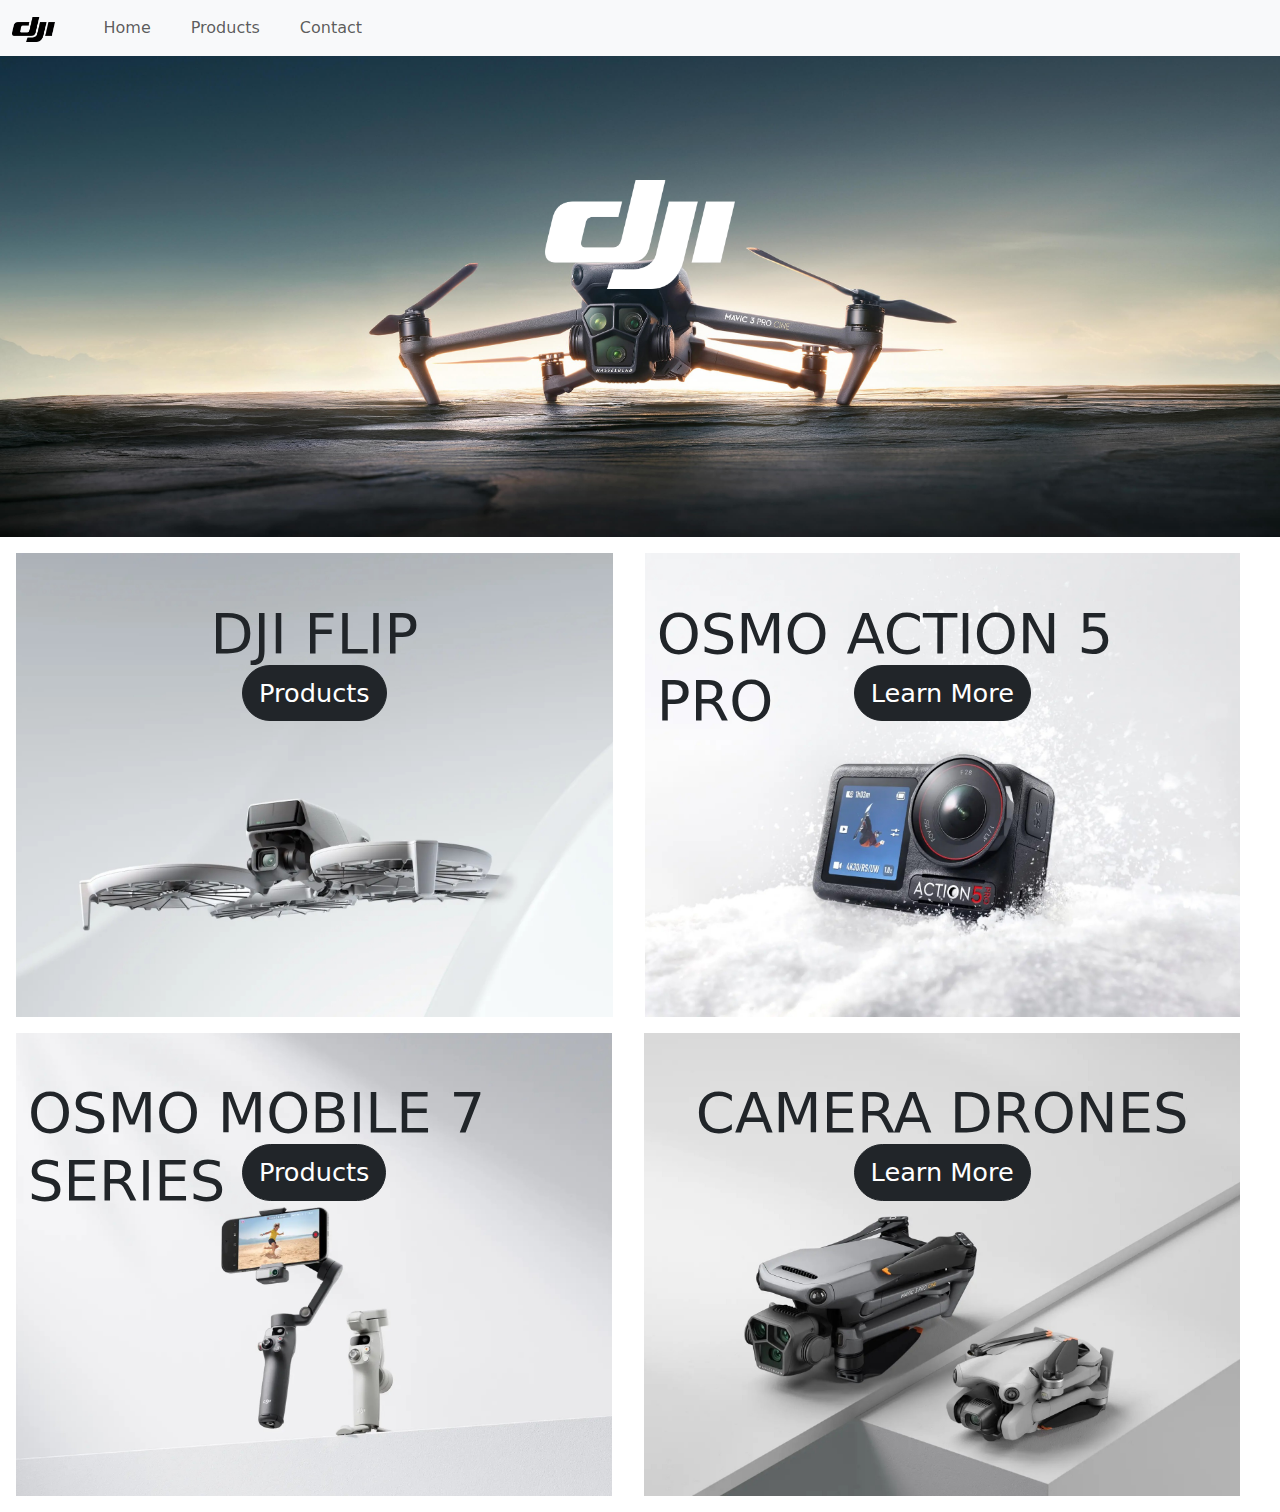
<file: index.html>
<!DOCTYPE html>
<html lang="en">
<head>
    <meta charset="UTF-8">
    <meta name="viewport" content="width=device-width, initial-scale=1.0">
    <title>DJI</title>

    <link href="index.css" rel="stylesheet">
    <link href="https://cdn.jsdelivr.net/npm/bootstrap@5.3.0/dist/css/bootstrap.min.css" rel="stylesheet">
    <link href="images/black_logo.png" rel="icon">

    <script src="functions.js"></script>
</head>
<body>

    <nav class="navbar navbar-expand-lg navbar-light bg-light fixed-top"> <!-- fixed-top = makes navbar sticky -->
        <div class="container-fluid"> <!-- Ensures navbar takes up whole width-->
            <a class="navbar-brand" href="index.html"><img src="images/black_logo.png" class="img-fluid nav-logo"></a> <!-- Logo of the company-->
            <button class="navbar-toggler" type="button" data-bs-toggle="collapse" data-bs-target="#navbarNav"> <!-- Adds a hamburger menu...#navbarNav = the id of the tag you are expanding/collapsing-->
                <span class="navbar-toggler-icon"></span>
            </button>
            <div class="collapse navbar-collapse" id="navbarNav"> <!-- Ensures the navbar collapses on small screens -->
                <ul class="navbar-nav"> <!-- Makes it part of the nav bar-->
                    <li class="nav-item ms-4"><a class="nav-link" href="index.html">Home</a></li>
                    <li class="nav-item ms-4"><a class="nav-link" href="products.html">Products</a></li>
                    <li class="nav-item ms-4"><a class="nav-link" href="form.html">Contact</a></li>
                </ul>
            </div>
        </div>
    </nav>
    
    <div class="row justify-content-center mb-3">
        
        <img src="images/Hero_img.jpg" alt="Drone Header" class="w-100 col-12">

        <img src="images/white_logo.png" alt="DJI_Logo" class="hero_text col-2 position-absolute">
        
    </div>

    <div class="row mb-3 w-100">
        <div class="d-flex justify-content-center w-100">
            <div class="flex-fill mx-3 position-relative">
                <img src="images/Flip_drone.jpg" alt="flip_drone" class="img-fluid w-100">
                <div class="d-flex container-fluid justify-content-center picture-text">
                    <h1 class="fw-medium display-4">DJI FLIP</h1>
                </div>
                <div class="d-flex container-fluid justify-content-center products-btn-container">
                    <a href="products.html" class="btn btn-dark btn-lg rounded-pill custom-size">Products</a>
                </div>
            </div>

            <div class="flex-fill mx-3 position-relative">
                <img src="images/camera.jpg" alt="flip_drone" class="img-fluid w-100">
                <div class="d-flex container-fluid justify-content-center picture-text">
                    <h1 class="fw-medium display-4">OSMO ACTION 5 PRO</h1>
                </div>
                <div class="d-flex container-fluid justify-content-center products-btn-container">
                    <a href="form.html" class="btn btn-dark btn-lg rounded-pill custom-size">Learn More</a>
                </div>
            </div>
        </div>
    </div>

    <div class="row mb-3 w-100">
        <div class="d-flex justify-content-center w-100">
            <div class="flex-fill mx-3 position-relative">
                <img src="images/phone_holder.jpg" alt="flip_drone" class="img-fluid w-100">
                <div class="d-flex container-fluid justify-content-center picture-text">
                    <h1 class="fw-medium display-4">OSMO MOBILE 7 SERIES</h1>
                </div>
                <div class="d-flex container-fluid justify-content-center products-btn-container">
                    <a href="products.html" class="btn btn-dark btn-lg rounded-pill custom-size">Products</a>
                </div>
            </div>

            <div class="flex-fill mx-3 position-relative">
                <img src="images/Camera_drone.jpg" alt="flip_drone" class="img-fluid w-100">
                <div class="d-flex container-fluid justify-content-center picture-text">
                    <h1 class="fw-medium display-4">CAMERA DRONES</h1>
                </div>
                <div class="d-flex container-fluid justify-content-center products-btn-container">
                    <a href="form.html" class="btn btn-dark btn-lg rounded-pill custom-size">Learn More</a>
                </div>
            </div>
        </div>
    </div>

    <script src="https://cdn.jsdelivr.net/npm/bootstrap@5.3.0/dist/js/bootstrap.bundle.min.js"></script>
</body>
</html>
</file>
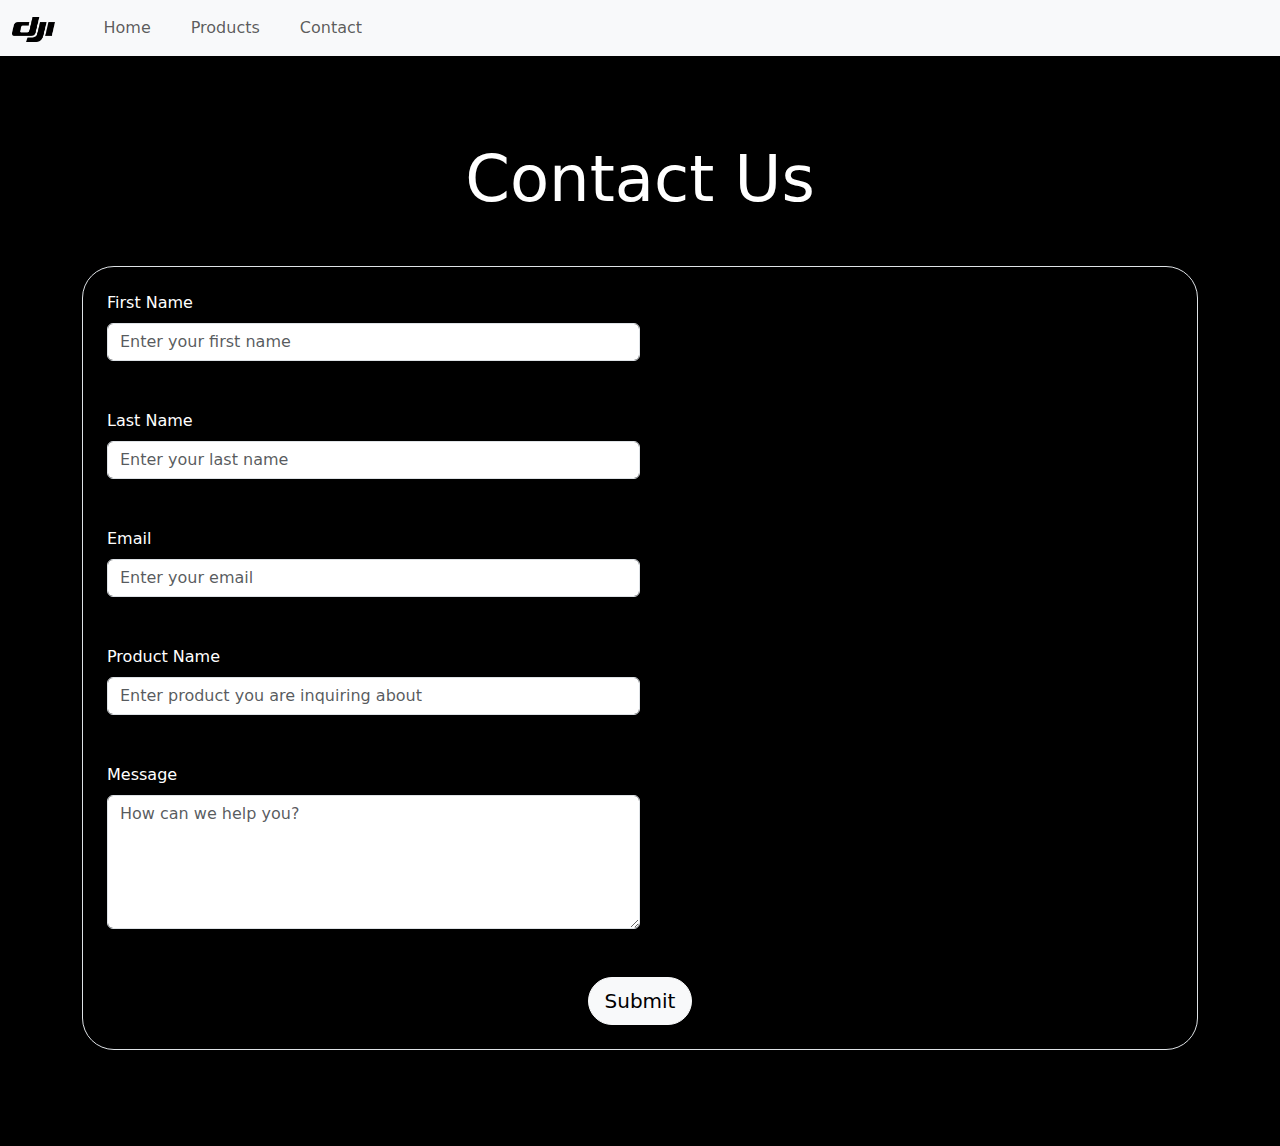
<file: form.html>
<!DOCTYPE html>
<html lang="en">
<head>
    <meta charset="UTF-8">
    <meta name="viewport" content="width=device-width, initial-scale=1.0">
    <title>Contact Us - DJI</title>

    <link href="form.css" rel="stylesheet">
    <link href="https://cdn.jsdelivr.net/npm/bootstrap@5.3.0/dist/css/bootstrap.min.css" rel="stylesheet">
    <link href="images/black_logo.png" rel="icon">
</head>
<body class="bg-black">

    <nav class="navbar navbar-expand-lg navbar-light bg-light fixed-top"> <!-- fixed-top = makes navbar sticky -->
        <div class="container-fluid"> <!-- Ensures navbar takes up whole width-->
            <a class="navbar-brand" href="#index.html"><img src="images/black_logo.png" class="img-fluid nav-logo"></a> <!-- Logo of the company-->
            <button class="navbar-toggler" type="button" data-bs-toggle="collapse" data-bs-target="#navbarNav"> <!-- Adds a hamburger menu...#navbarNav = the id of the tag you are expanding/collapsing-->
                <span class="navbar-toggler-icon"></span>
            </button>
            <div class="collapse navbar-collapse" id="navbarNav"> <!-- Ensures the navbar collapses on small screens -->
                <ul class="navbar-nav"> <!-- Makes it part of the nav bar-->
                    <li class="nav-item ms-4"><a class="nav-link" href="index.html">Home</a></li>
                    <li class="nav-item ms-4"><a class="nav-link" href="products.html">Products</a></li>
                    <li class="nav-item ms-4"><a class="nav-link" href="form.html">Contact</a></li>
                </ul>
            </div>
        </div>
    </nav>

    <div class="container mt-5 form-position">
        <h2 class="text-center text-white display-3 my-5 fw-medium">Contact Us</h2>

        <form class="p-4 bg-black border rounded-5">

            <div class="mb-5">
                <label for="name" class="form-label text-white">First Name</label> <!-- form-label = styles the label for clarity-->
                <input type="name" class="form-control w-50" id="name" placeholder="Enter your first name"> <!-- is-invalid = validates input and highlits the input field red to indicate an error-->

                <div class="invalid-feedback"> <!-- Displays an error message when input invalid-->
                    First name is required.
                </div>
            </div>

            <div class="mb-5">
                <label for="name" class="form-label text-white">Last Name</label> <!-- form-label = styles the label for clarity-->
                <input type="name" class="form-control w-50" id="name" placeholder="Enter your last name"> <!-- is-invalid = validates input and highlits the input field red to indicate an error-->

                <div class="invalid-feedback"> <!-- Displays an error message when input invalid-->
                    Last name is required.
                </div>
            </div>

            <div class="mb-5">
                <label for="email" class="form-label text-white">Email</label> <!-- form-label = styles the label for clarity-->
                <input type="email" class="form-control w-50" id="email" placeholder="Enter your email"> <!-- is-invalid = validates input and highlits the input field red to indicate an error-->

                <div class="invalid-feedback"> <!-- Displays an error message when input invalid-->
                    Email is required.
                </div>
            </div>

            <div class="mb-5">
                <label for="product_name" class="form-label text-white">Product Name</label> <!-- form-label = styles the label for clarity-->
                <input type="name" class="form-control w-50" id="product_name" placeholder="Enter product you are inquiring about"> <!-- is-invalid = validates input and highlits the input field red to indicate an error-->

                <div class="invalid-feedback"> <!-- Displays an error message when input invalid-->
                    Product Name is required.
                </div>
            </div>

            <div class="mb-5">
                <label for="message" class="form-label text-white">Message</label> <!-- form-label = styles the label for clarity-->
                <textarea name="message" class="form-control w-50" id="message" rows="5" placeholder="How can we help you?"></textarea> <!-- is-invalid = validates input and highlits the input field red to indicate an error-->


                <div class="invalid-feedback"> <!-- Displays an error message when input invalid-->
                    Some message is required.
                </div>
            </div>

            <div class="d-flex justify-content-center">
                <button type="submit" class="btn btn-lg btn-light text-black rounded-pill">Submit</button>
            </div>
            

        </form>

        <div class="py-5"></div>
    </div>

    

    <script src="https://cdn.jsdelivr.net/npm/bootstrap@5.3.0/dist/js/bootstrap.bundle.min.js"></script>
    
</body>
</html>
</file>
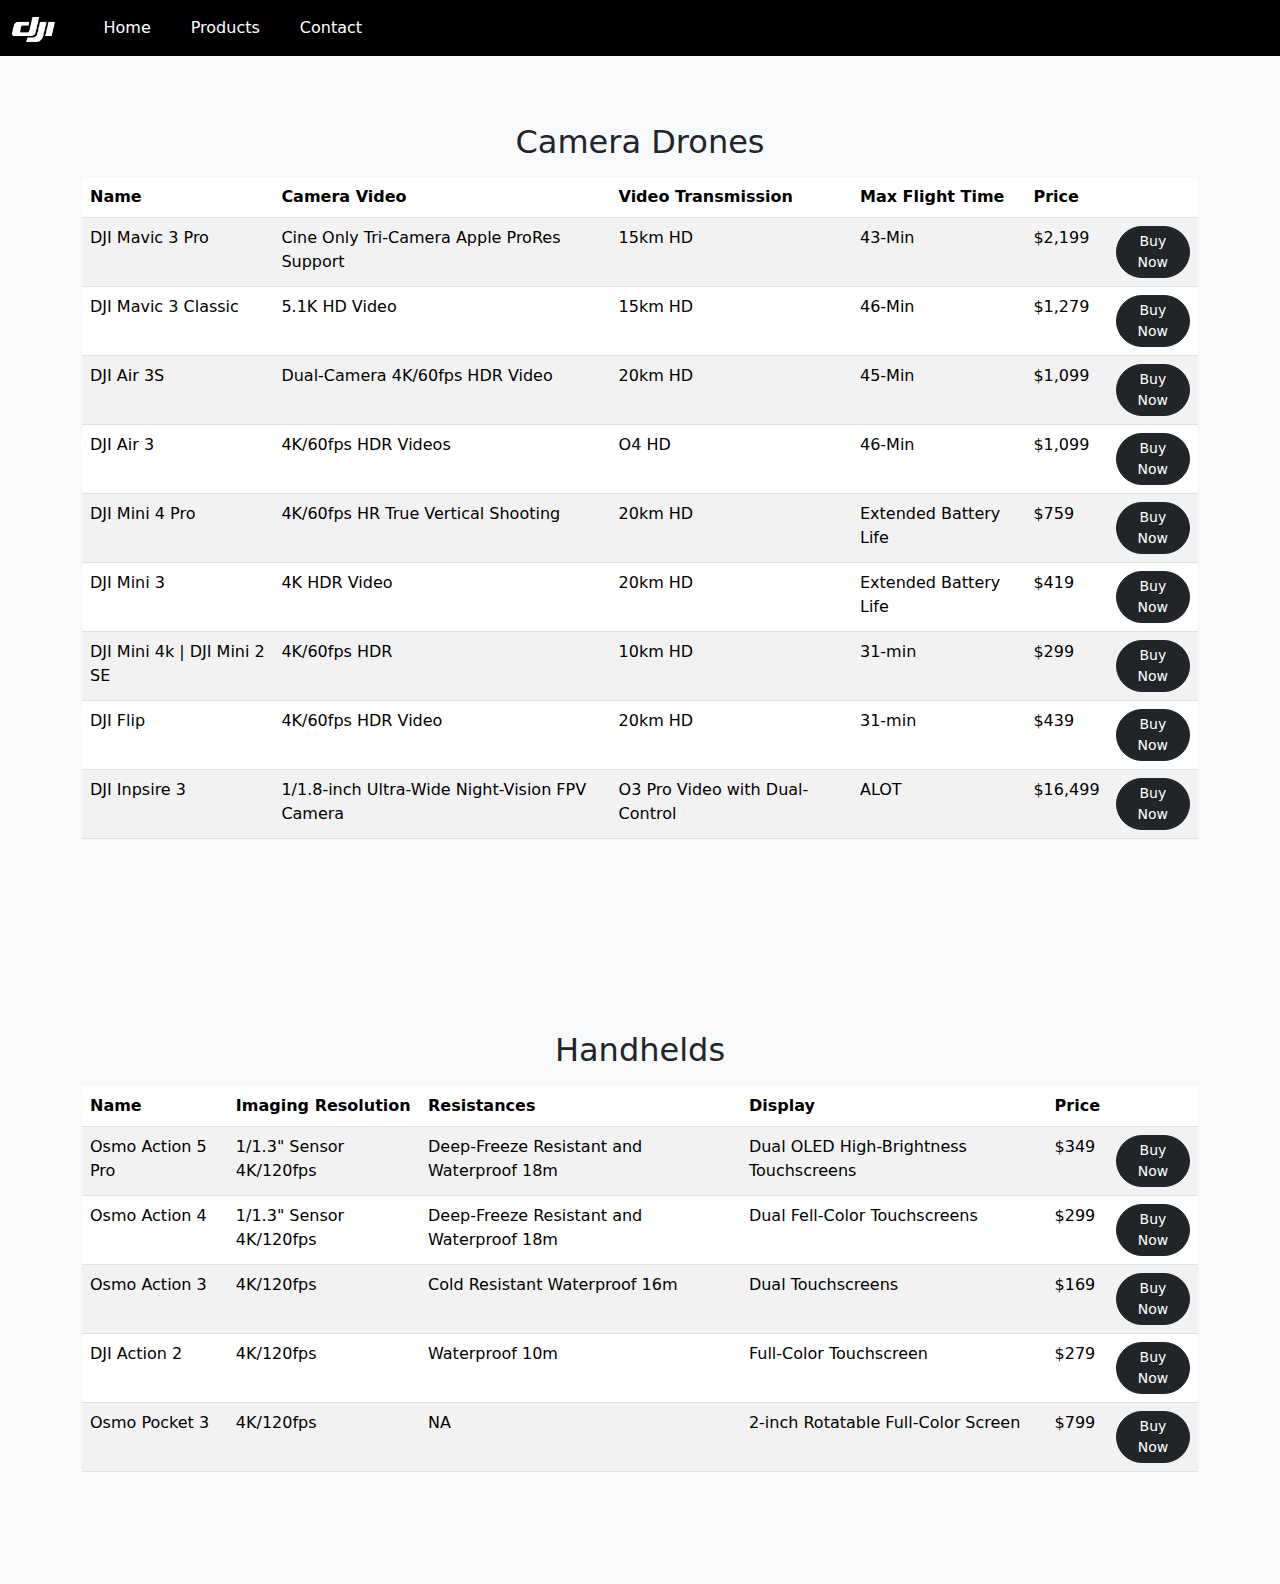
<file: products.html>
<!DOCTYPE html>
<html lang="en">
<head>
    <meta charset="UTF-8">
    <meta name="viewport" content="width=device-width, initial-scale=1.0">
    <title>Products - DJI</title>

    <link href="products.css" rel="stylesheet">
    <link href="https://cdn.jsdelivr.net/npm/bootstrap@5.3.0/dist/css/bootstrap.min.css" rel="stylesheet">
    <link href="images/black_logo.png" rel="icon">
</head>
<body class="bg-light">

    <nav class="navbar navbar-expand-lg navbar-light bg-black fixed-top"> <!-- fixed-top = makes navbar sticky -->
        <div class="container-fluid"> <!-- Ensures navbar takes up whole width-->
            <a class="navbar-brand" href="#index.html"><img src="images/white_logo.png" class="img-fluid nav-logo"></a> <!-- Logo of the company-->
            <button class="navbar-toggler" type="button" data-bs-toggle="collapse" data-bs-target="#navbarNav"> <!-- Adds a hamburger menu...#navbarNav = the id of the tag you are expanding/collapsing-->
                <span class="navbar-toggler-icon"></span>
            </button>
            <div class="collapse navbar-collapse" id="navbarNav"> <!-- Ensures the navbar collapses on small screens -->
                <ul class="navbar-nav"> <!-- Makes it part of the nav bar-->
                    <li class="nav-item ms-4"><a class="nav-link text-white" href="index.html">Home</a></li>
                    <li class="nav-item ms-4"><a class="nav-link text-white" href="products.html">Products</a></li>
                    <li class="nav-item ms-4"><a class="nav-link text-white" href="form.html">Contact</a></li>
                </ul>
            </div>
        </div>
    </nav>

    <section class="container mt-5 mb-5 table-position">
        <h2 class="text-center text-dark mt-5 mb-3">Camera Drones</h2>
        <table class="table table-striped table-hover mb-5">
            <thead class="table-white">
                <th>Name</th>
                <th>Camera Video</th>
                <th>Video Transmission</th>
                <th>Max Flight Time</th>
                <th>Price</th>
                <th></th>
            </thead>

            <tbody>
                <tr>
                    <td>DJI Mavic 3 Pro</td>
                    <td>Cine Only Tri-Camera Apple ProRes Support</td>
                    <td>15km HD</td>
                    <td>43-Min</td>
                    <td>$2,199</td>
                    <td><button class="btn btn-dark btn-sm text-white rounded-pill">Buy Now</button></td>
                </tr>

                <tr>
                    <td>DJI Mavic 3 Classic</td>
                    <td>5.1K HD Video</td>
                    <td>15km HD</td>
                    <td>46-Min</td>
                    <td>$1,279</td>
                    <td><button class="btn btn-dark btn-sm text-white rounded-pill">Buy Now</button></td>
                </tr>

                <tr>
                    <td>DJI Air 3S</td>
                    <td>Dual-Camera 4K/60fps HDR Video</td>
                    <td>20km HD</td>
                    <td>45-Min</td>
                    <td>$1,099</td>
                    <td><button class="btn btn-dark btn-sm text-white rounded-pill">Buy Now</button></td>
                </tr>

                <tr>
                    <td>DJI Air 3</td>
                    <td>4K/60fps HDR Videos</td>
                    <td>O4 HD</td>
                    <td>46-Min</td>
                    <td>$1,099</td>
                    <td><button class="btn btn-dark btn-sm text-white rounded-pill">Buy Now</button></td>
                </tr>

                <tr>
                    <td>DJI Mini 4 Pro</td>
                    <td>4K/60fps HR True Vertical Shooting</td>
                    <td>20km HD</td>
                    <td>Extended Battery Life</td>
                    <td>$759</td>
                    <td><button class="btn btn-dark btn-sm text-white rounded-pill">Buy Now</button></td>
                </tr>

                <tr>
                    <td>DJI Mini 3</td>
                    <td>4K HDR Video</td>
                    <td>20km HD</td>
                    <td>Extended Battery Life</td>
                    <td>$419</td>
                    <td><button class="btn btn-dark btn-sm text-white rounded-pill">Buy Now</button></td>
                </tr>

                <tr>
                    <td>DJI Mini 4k | DJI Mini 2 SE</td>
                    <td>4K/60fps HDR</td>
                    <td>10km HD</td>
                    <td>31-min</td>
                    <td>$299</td>
                    <td><button class="btn btn-dark btn-sm text-white rounded-pill">Buy Now</button></td>
                </tr>

                <tr>
                    <td>DJI Flip</td>
                    <td>4K/60fps HDR Video</td>
                    <td>20km HD</td>
                    <td>31-min</td>
                    <td>$439</td>
                    <td><button class="btn btn-dark btn-sm text-white rounded-pill">Buy Now</button></td>
                </tr>

                <tr>
                    <td>DJI Inpsire 3</td>
                    <td>1/1.8-inch Ultra-Wide Night-Vision FPV Camera</td>
                    <td>O3 Pro Video with Dual-Control</td>
                    <td>ALOT</td>
                    <td>$16,499</td>
                    <td><button class="btn btn-dark btn-sm text-white rounded-pill">Buy Now</button></td>
                </tr>
            </tbody>
        </table>

        <div class="py-5"></div>

        <h2 class="text-center text-dark mt-5 mb-3">Handhelds</h2>
        <table class="table table-striped table-hover">
            <thead class="table-white">
                <th>Name</th>
                <th>Imaging Resolution</th>
                <th>Resistances</th>
                <th>Display</th>
                <th>Price</th>
                <th></th>
            </thead>

            <tbody>
                <tr>
                    <td>Osmo Action 5 Pro</td>
                    <td>1/1.3" Sensor 4K/120fps</td>
                    <td>Deep-Freeze Resistant and Waterproof 18m</td>
                    <td>Dual OLED High-Brightness Touchscreens</td>
                    <td>$349</td>
                    <td><button class="btn btn-dark btn-sm text-white rounded-pill">Buy Now</button></td>
                </tr>

                <tr>
                    <td>Osmo Action 4</td>
                    <td>1/1.3" Sensor 4K/120fps</td>
                    <td>Deep-Freeze Resistant and Waterproof 18m</td>
                    <td>Dual Fell-Color Touchscreens</td>
                    <td>$299</td>
                    <td><button class="btn btn-dark btn-sm text-white rounded-pill">Buy Now</button></td>
                </tr>

                <tr>
                    <td>Osmo Action 3</td>
                    <td>4K/120fps</td>
                    <td>Cold Resistant Waterproof 16m</td>
                    <td>Dual Touchscreens</td>
                    <td>$169</td>
                    <td><button class="btn btn-dark btn-sm text-white rounded-pill">Buy Now</button></td>
                </tr>

                <tr>
                    <td>DJI Action 2</td>
                    <td>4K/120fps</td>
                    <td>Waterproof 10m</td>
                    <td>Full-Color Touchscreen</td>
                    <td>$279</td>
                    <td><button class="btn btn-dark btn-sm text-white rounded-pill">Buy Now</button></td>
                </tr>

                <tr>
                    <td>Osmo Pocket 3</td>
                    <td>4K/120fps</td>
                    <td>NA</td>
                    <td>2-inch Rotatable Full-Color Screen</td>
                    <td>$799</td>
                    <td><button class="btn btn-dark btn-sm text-white rounded-pill">Buy Now</button></td>
                </tr>
            </tbody>
        </table>

        <div class="py-5"></div>
    </section>

    <script src="https://cdn.jsdelivr.net/npm/bootstrap@5.3.0/dist/js/bootstrap.bundle.min.js"></script>
    
</body>
</html>
</file>
<file: index.css>
@import url('https://fonts.googleapis.com/css2?family=Lora:ital,wght@0,400..700;1,400..700&family=Merriweather:ital,opsz,wght@0,18..144,300..900;1,18..144,300..900&family=Montserrat:ital,wght@0,100..900;1,100..900&family=Roboto:ital,wght@0,100..900;1,100..900&display=swap');

body {
    font-family: 'Montserrat', sans-serif;
}

.nav-logo {
    height: 25px !important;
}

.hero_text {
    position: absolute;
    top: 20%;

}

.picture-text {
    position: absolute;
    top: 10%;
}

.products-btn-container{
    position: absolute;
    top: 24%;
}

.custom-size {
    font-size: 1.6rem !important;
}
</file>
<file: form.css>
@import url('https://fonts.googleapis.com/css2?family=Lora:ital,wght@0,400..700;1,400..700&family=Merriweather:ital,opsz,wght@0,18..144,300..900;1,18..144,300..900&family=Montserrat:ital,wght@0,100..900;1,100..900&family=Roboto:ital,wght@0,100..900;1,100..900&display=swap');

body {
    font-family: 'Montserrat', sans-serif;
}

.nav-logo {
    height: 25px !important;
}

.form-position {
    position: absolute;
    top: 5%;
    left: 50%;
    transform: translateX(-50%);
}
</file>
<file: products.css>
@import url('https://fonts.googleapis.com/css2?family=Lora:ital,wght@0,400..700;1,400..700&family=Merriweather:ital,opsz,wght@0,18..144,300..900;1,18..144,300..900&family=Montserrat:ital,wght@0,100..900;1,100..900&family=Roboto:ital,wght@0,100..900;1,100..900&display=swap');

body {
    font-family: 'Montserrat', sans-serif;
}

.nav-logo {
    height: 25px !important;
}

.table-position {
    position: absolute;
    top: 3%;
    left: 50%;
    transform: translateX(-50%);
}

.table-position2 {
    position: absolute;
    top: 59%;
    left: 50%;
    transform: translateX(-50%);
}
</file>
